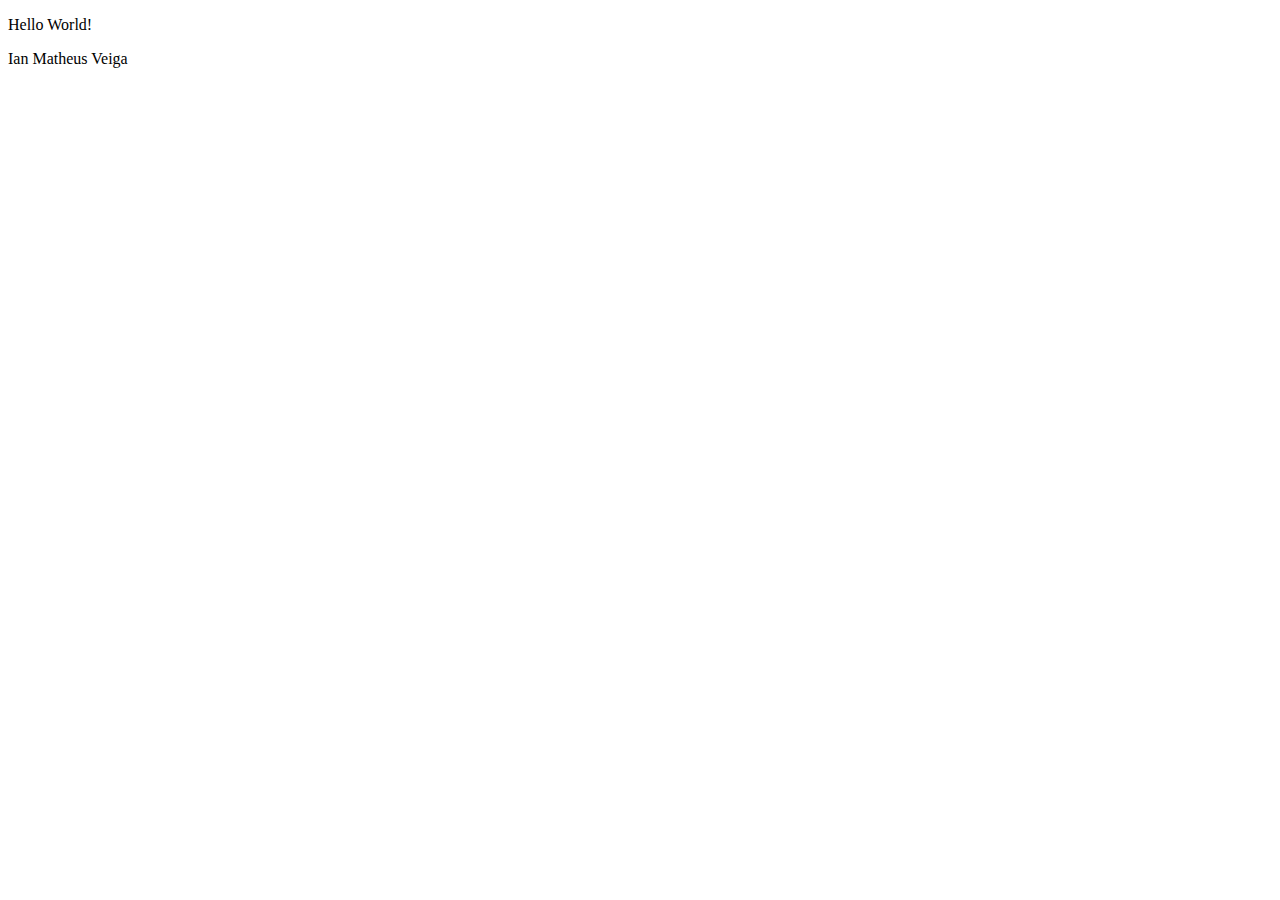
<file: index.html>
<!DOCTYPE html>
<html lang="en">
<head>
    <meta charset="UTF-8">
    <meta name="viewport" content="width=device-width, initial-scale=1.0">
    <title>Document</title>
</head>
<body>
    <p>Hello World!</p>
    Ian Matheus Veiga
</body>
</html>
</file>
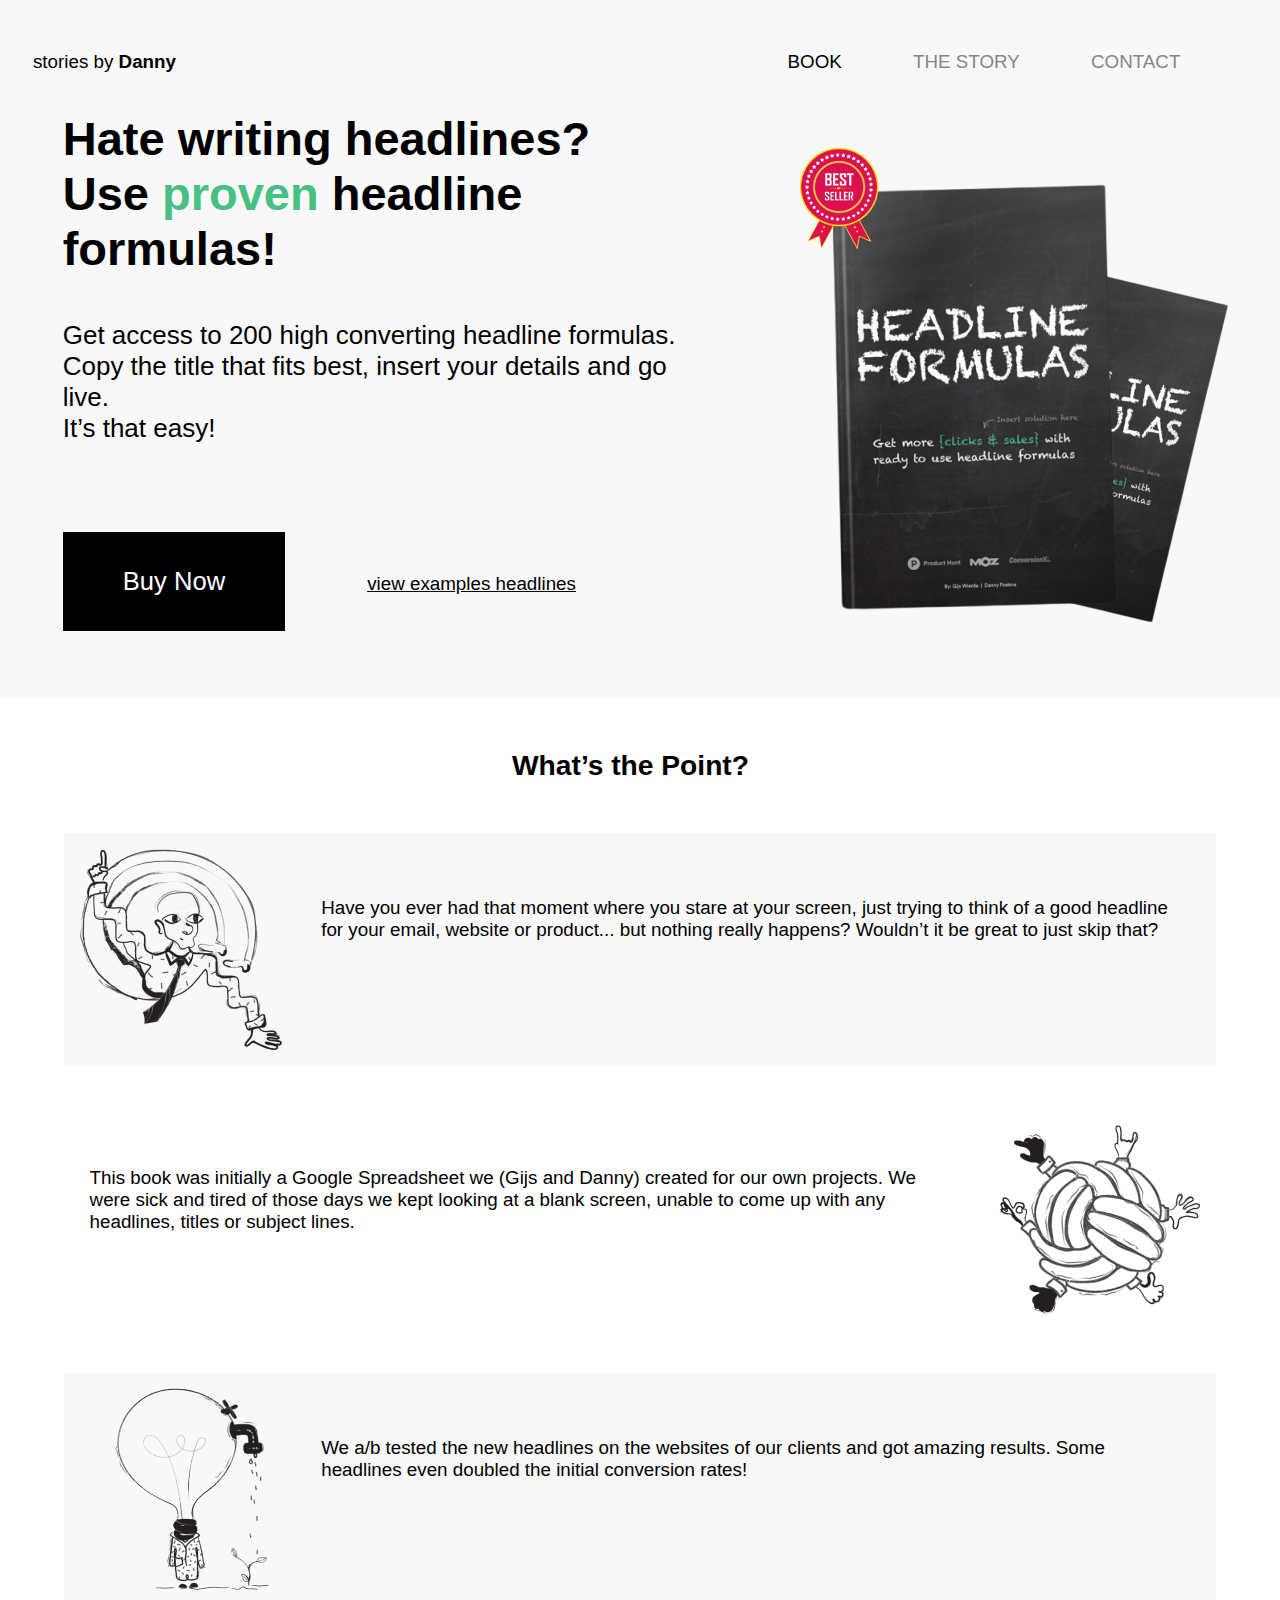
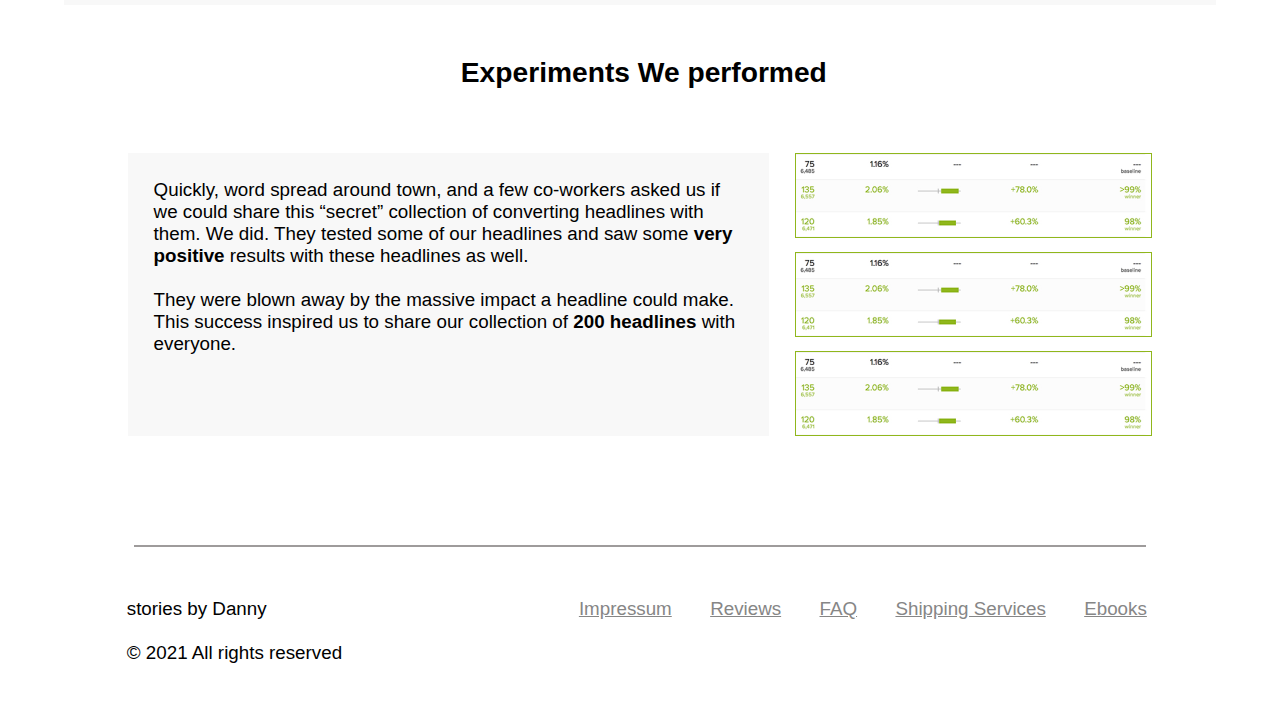
<file: atv-books/index.html>
<!DOCTYPE html>
<html lang="en">

<head>
    <meta charset="UTF-8">
    <meta name="viewport" content="width=device-width, initial-scale=1.0">
    <title>BOOKS</title>
    <link rel="stylesheet" href="css/style.css" type="text/css">
</head>

<body>
    <div>
        <header>
            <nav>
                <ul>
                    <li class="stories">
                        stories by <b>Danny</b>
                    </li>
                    <li>
                        <a href="#">BOOK</a>
                    </li>
                    <li class="topo">
                        <a href="#">THE STORY</a>
                    </li>
                    <li class="topo">
                        <a href="#">CONTACT</a>
                    </li>
                </ul>
            </nav>
        </header>
        <main>
            <section class="livro">

                <div>
                    <h1>
                        Hate writing headlines? <br> Use <span>proven</span> headline formulas!
                    </h1>
                    <br>
                    <br>
                    <p>
                        Get access to 200 high converting headline formulas. Copy the title that fits best, insert your
                        details
                        and go live.
                        <br>It’s that easy!
                    </p>
                    <br>
                    <br>
                    <br>
                    <br>
                    <button>
                        Buy Now
                    </button>
                    <a href="">view examples headlines</a>
                </div>
                <div>
                    <img src="src/img/Clique aqui para baixar a imagem.png" alt="">
                </div>
            </section>
    </div>
    <section class="point">
        <h2>
            What’s the Point?
        </h2>
        <div class="cor">
            <img src="src/img/01 1.png" alt="">
            <p class="cor">
                Have you ever had that moment where you stare at your screen, just trying to think of a good
                headline
                for your email, website or product... but nothing really happens? Wouldn’t it be great to just skip
                that?
            </p>
        </div>
        <div>
            <p>
                This book was initially a Google Spreadsheet we (Gijs and Danny) created for our own projects. We
                were
                sick and tired of those days we kept looking at a blank screen, unable to come up with any
                headlines,
                titles or subject lines.
            </p>
            <img src="src/img/02 1.png" alt="">
        </div>
        <div class="cor">
            <img src="src/img/08 1.png" alt="">
            <p class="cor">
                We a/b tested the new headlines on the websites of our clients and got amazing results. Some
                headlines
                even doubled the initial conversion rates!
            </p>
        </div>
    </section>
    <section class="exp">

        <h2>Experiments We performed</h2>
        <div>
            <p class="cor">
                Quickly, word spread around town, and a few co-workers asked us if we could share this “secret”
                collection of converting headlines with them. We did. They tested some of our headlines and saw some
                <b>very positive</b> results with these headlines as well.
                <br><br>
                They were blown away by the massive impact a headline could make. This success inspired us to share our
                collection of <b>200 headlines</b> with everyone.
            </p>
            <img src="src/img/tabela.png" alt="">
        </div>
    </section>
    </main>
    <hr>
    <footer>
        <ol>
            <li class="con">
                stories by Danny <br><br>
                &copy; 2021 All rights reserved
            </li>
            <li class="dono">
                <a href="#">Impressum</a>
            </li>
            <li class="dono">
                <a href="#">Reviews</a>
            </li>
            <li class="dono">
                <a href="#">FAQ</a>
            </li>
            <li class="dono">
                <a href="#">Shipping Services</a>
            </li>
            <li class="dono">
                <a href="#">Ebooks</a>
            </li>
        </ol>
    </footer>
</body>

</html>
</file>
<file: atv-books/css/style.css>
/*---- RESET ----*/

* {
    padding: 0;
    margin: 0;
    vertical-align: baseline;
    list-style: none;
    border: 0
}


html {
    font-size: calc(6px + 1vw);
    font-family: 'Trebuchet MS', 'Lucida Sans Unicode', 'Lucida Grande', 'Lucida Sans', Arial, sans-serif;
    color: #000000;
}

html body a {
    text-decoration: none;
    color: #000000;
}



/*---- TOPO ----*/

header {
    background-color: #F8F8F8;
}

header nav ul li.topo a {
    color: #868686;
}

header nav ul {
    display: flex;
    justify-content: right;
    margin: 0 5vw 0 0;
}

header nav ul li {
    padding: 2vw 2vw 0 2vw;
}

header nav ul li.stories {
    margin: 25px 43vw 0 0;
}

header nav ul li {
    margin: 25px 10px 0 10px;
}



/*---- PRIMEIRA SEÇÂO ----*/

main section.livro {
    background-color: #F8F8F8;
    display: flex;
}

main section.livro div {
    padding: 3vw 0vw 3vw 2.9vw;
    margin: 0 2vw 0 2vw;
}

main section.livro div img {
    padding: 2vw 0vw 0vw 0vw;
}

main section.livro h1 {
    font-size: 2.5rem;
    margin: 0 15px 0 0;
}

main section.livro p {
    font-size: 26px;
}

main section.livro h1 span {
    color: #47C183;
}

main section.livro button {
    color: white;
    font-size: 2vw;
    background-color: #000000;
    padding: 35px 60px 35px 60px;
}

main section.livro a {
    text-decoration: underline;
    margin: 0 0 0 6vw;
}



/*---- SEGUNDA SEÇÂO ----*/

section.point h2 {
    padding: 4vw 0vw 1vw 40vw;
}

section.point div {
    display: flex;
    padding: 3vw 5vw 0vw 5vw;
}

section.point div p {
    padding: 5vw 2vw 1vw 2vw;
}

section.point div p.cor {
    background-color: #F8F8F8;
}

section.point div img {
    padding: 1vw 1vw 1vw 1vw;
}

section.point div.cor img {
    background-color: #F8F8F8;
}

section.exp div#sla {
    border: 1px solid #F8F8F8;
}

section.exp h2 {
    padding: 4vw 0vw 0vw 36vw;
}

section.exp div {
    display: flex;
    margin: 5vw 10vw 8.5vw 10vw;
}

section.exp div p {
    background-color: #F8F8F8;
    padding: 2vw 2vw 2vw 2vw;
}

section.exp div img {
    padding: 0 0 0 2vw;
}

hr {
    border: none;
    height: 2px;
    background-color: #9E9B9B;
    margin: 0 10.5vw 4vw 10.5vw;
}



/*---- RODAPÉ ----*/

footer ol {
    display: flex;
    justify-content: center;
    margin: 0 0 5vw 0;
}

footer ol li.dono {
    padding: 0 1.5vw 0 1.5vw;
    color: #868686;
    text-decoration: underline;
}

footer ol li.dono a {
    color: #868686;
}

footer ol li.con {
    padding: 0 17vw 0 1vw;
}
</file>
